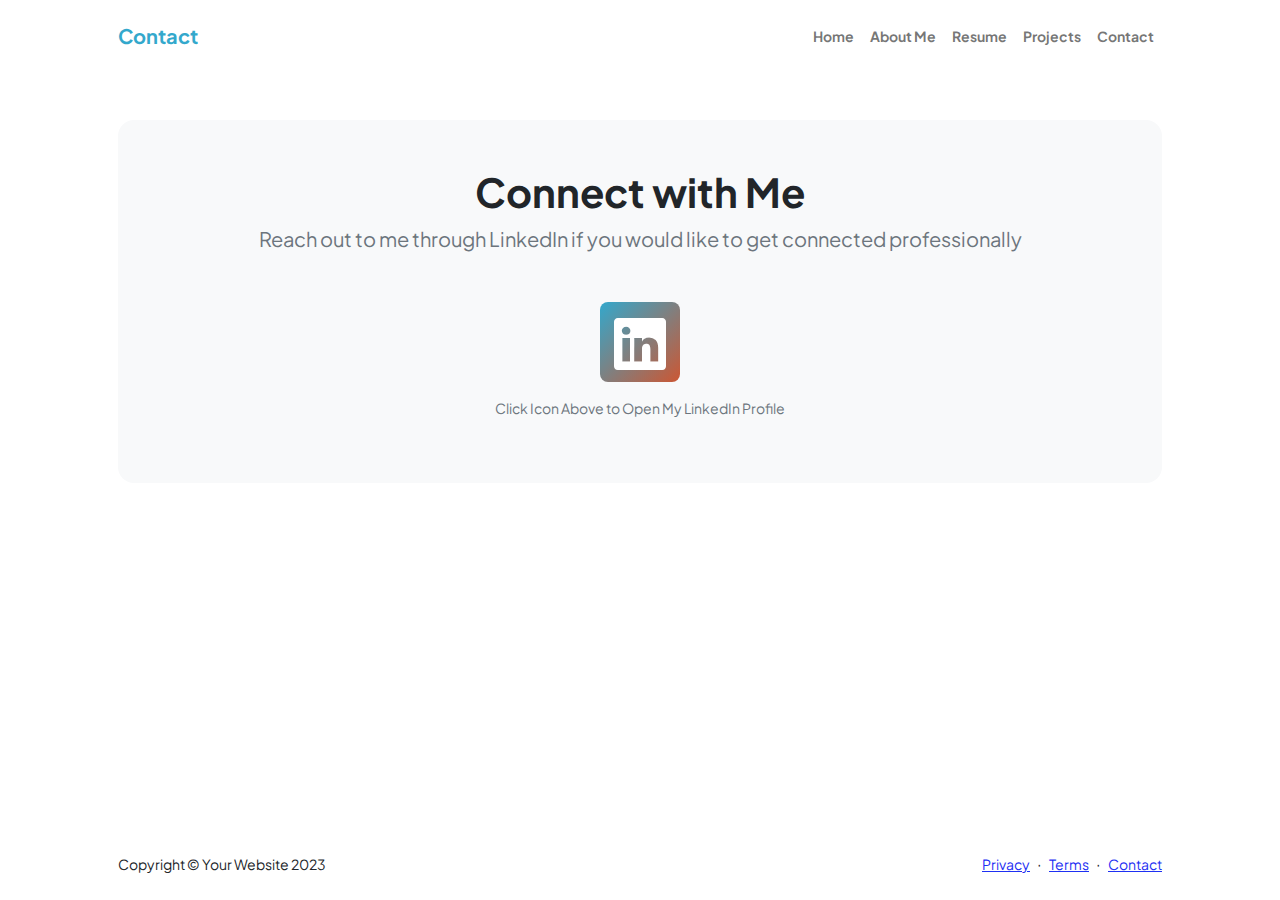
<file: contact.html>
<!DOCTYPE html>
<html lang="en">
    <head>
        <meta charset="utf-8" />
        <meta name="viewport" content="width=device-width, initial-scale=1, shrink-to-fit=no" />
        <meta name="description" content />
        <meta name="author" content />
        <title>Ryan Michon - Contact - Estimator</title>
        <!-- Favicon-->
        <link rel="icon" type="image/x-icon" href="assets/favicon.ico" />
        <!-- Custom Google font-->
        <link rel="preconnect" href="https://fonts.googleapis.com" />
        <link rel="preconnect" href="https://fonts.gstatic.com" crossorigin />
        <link href="https://fonts.googleapis.com/css2?family=Plus+Jakarta+Sans:wght@100;200;300;400;500;600;700;800;900&amp;display=swap" rel="stylesheet" />
        <!-- Bootstrap icons-->
        <link href="https://cdn.jsdelivr.net/npm/bootstrap-icons@1.8.1/font/bootstrap-icons.css" rel="stylesheet" />
        <!-- Core theme CSS (includes Bootstrap)-->
        <link href="css/styles.css" rel="stylesheet" />
    </head>
    <body class="d-flex flex-column">
        <main class="flex-shrink-0">
            <!-- Navigation-->
            <nav class="navbar navbar-expand-lg navbar-light bg-white py-3">
                <div class="container px-5">
                    <a class="navbar-brand" href="index.html"><span class="fw-bolder text-primary">Contact</span></a>
                    <button class="navbar-toggler" type="button" data-bs-toggle="collapse" data-bs-target="#navbarSupportedContent" aria-controls="navbarSupportedContent" aria-expanded="false" aria-label="Toggle navigation"><span class="navbar-toggler-icon"></span></button>
                    <div class="collapse navbar-collapse" id="navbarSupportedContent">
                        <ul class="navbar-nav ms-auto mb-2 mb-lg-0 small fw-bolder">
                            <li class="nav-item"><a class="nav-link" href="index.html">Home</a></li>
                            <li class="nav-item"><a class="nav-link" href="index.html#aboutme">About Me</a></li>
                            <li class="nav-item"><a class="nav-link" href="resume.html">Resume</a></li>
                            <li class="nav-item"><a class="nav-link" href="projects.html">Projects</a></li>
                            <li class="nav-item"><a class="nav-link" href="contact.html">Contact</a></li>
                        </ul>
                    </div>
                </div>
            </nav>
            <!-- Page content-->
            <section class="py-5">
                <div class="container px-5">
                    <!-- Contact form-->
                    <div class="bg-light rounded-4 py-5 px-4 px-md-5">
                        <div class="text-center mb-5">
                            <!-- <div class="feature bg-primary bg-gradient-primary-to-secondary text-white rounded-3 mb-3"><i class="bi bi-envelope"></i></div> -->
                            <h1 class="fw-bolder">Connect with Me</h1>
                            <p class="lead fw-normal text-muted mb-0">Reach out to me through LinkedIn if you would like to get connected professionally</p>
                        </div>
                        <div class="row gx-5 justify-content-center">
                            <div class="col-lg-8 col-xl-6">
                                
                                <div class="d-flex justify-content-center fs-2 gap-4" >
                                    <a class="featurebig bg-primary bg-gradient-primary-to-secondary text-white rounded-3 mb-3" target="_blank" href="https://www.linkedin.com/in/ryan-michon/"><i class="bi bi-linkedin" style="font-size: 3.25rem"> </i></a>
                                    <!-- <a  target="_blank" class="text-gradient" ><i class="bi bi-linkedin"></i></a> -->
                                </div>
                                <p class="clicklinkedin small text-muted ">Click Icon Above to Open My LinkedIn Profile</p>
                                <!-- * * * * * * * * * * * * * * *-->
                                <!-- * * SB Forms Contact Form * *-->
                                <!-- * * * * * * * * * * * * * * *-->
                                <!-- This form is pre-integrated with SB Forms.-->
                                <!-- To make this form functional, sign up at-->
                                <!-- https://startbootstrap.com/solution/contact-forms-->
                                <!-- to get an API token!-->
                                <!-- <form id="contactForm" data-sb-form-api-token="API_TOKEN"> -->
                                    <!-- Name input-->
                                    <!-- <div class="form-floating mb-3">
                                        <input class="form-control" id="name" type="text" placeholder="Enter your name..." data-sb-validations="required" />
                                        <label for="name">Full name</label>
                                        <div class="invalid-feedback" data-sb-feedback="name:required">A name is required.</div>
                                    </div> -->
                                    <!-- Email address input-->
                                    <!-- <div class="form-floating mb-3">
                                        <input class="form-control" id="email" type="email" placeholder="name@example.com" data-sb-validations="required,email" />
                                        <label for="email">Email address</label>
                                        <div class="invalid-feedback" data-sb-feedback="email:required">An email is required.</div>
                                        <div class="invalid-feedback" data-sb-feedback="email:email">Email is not valid.</div>
                                    </div> -->
                                    <!-- Phone number input-->
                                    <!-- <div class="form-floating mb-3">
                                        <input class="form-control" id="phone" type="tel" placeholder="(123) 456-7890" data-sb-validations="required" />
                                        <label for="phone">Phone number</label>
                                        <div class="invalid-feedback" data-sb-feedback="phone:required">A phone number is required.</div>
                                    </div> -->
                                    <!-- Message input-->
                                    <!-- <div class="form-floating mb-3">
                                        <textarea class="form-control" id="message" type="text" placeholder="Enter your message here..." style="height: 10rem" data-sb-validations="required"></textarea>
                                        <label for="message">Message</label>
                                        <div class="invalid-feedback" data-sb-feedback="message:required">A message is required.</div>
                                    </div> -->
                                    <!-- Submit success message-->
                                    <!---->
                                    <!-- This is what your users will see when the form-->
                                    <!-- has successfully submitted-->
                                    <!-- <div class="d-none" id="submitSuccessMessage">
                                        <div class="text-center mb-3">
                                            <div class="fw-bolder">Form submission successful!</div>
                                            To activate this form, sign up at
                                            <br />
                                            <a href="https://startbootstrap.com/solution/contact-forms">https://startbootstrap.com/solution/contact-forms</a>
                                        </div>
                                    </div> -->
                                    <!-- Submit error message-->
                                    <!---->
                                    <!-- This is what your users will see when there is-->
                                    <!-- an error submitting the form-->
                                    <!-- <div class="d-none" id="submitErrorMessage"><div class="text-center text-danger mb-3">Error sending message!</div></div> -->
                                    <!-- Submit Button-->
                                    <!-- <div class="d-grid"><button class="btn btn-primary btn-lg disabled" id="submitButton" type="submit">Submit</button></div>
                                </form> -->
                            </div>
                        </div>
                    </div>
                </div>
            </section>
        </main>
        <!-- Footer-->
        <footer class="bg-white py-4 mt-auto">
            <div class="container px-5">
                <div class="row align-items-center justify-content-between flex-column flex-sm-row">
                    <div class="col-auto"><div class="small m-0">Copyright &copy; Your Website 2023</div></div>
                    <div class="col-auto">
                        <a class="small" href="#!">Privacy</a>
                        <span class="mx-1">&middot;</span>
                        <a class="small" href="#!">Terms</a>
                        <span class="mx-1">&middot;</span>
                        <a class="small" href="#!">Contact</a>
                    </div>
                </div>
            </div>
        </footer>
        <!-- Bootstrap core JS-->
        <script src="https://cdn.jsdelivr.net/npm/bootstrap@5.2.3/dist/js/bootstrap.bundle.min.js"></script>
        <!-- Core theme JS-->
        <script src="js/scripts.js"></script>
        <!-- * * * * * * * * * * * * * * * * * * * * * * * * * * * * * * * * * * * * * * * *-->
        <!-- * *                               SB Forms JS                               * *-->
        <!-- * * Activate your form at https://startbootstrap.com/solution/contact-forms * *-->
        <!-- * * * * * * * * * * * * * * * * * * * * * * * * * * * * * * * * * * * * * * * *-->
        <script src="https://cdn.startbootstrap.com/sb-forms-latest.js"></script>
    </body>
</html>
</file>
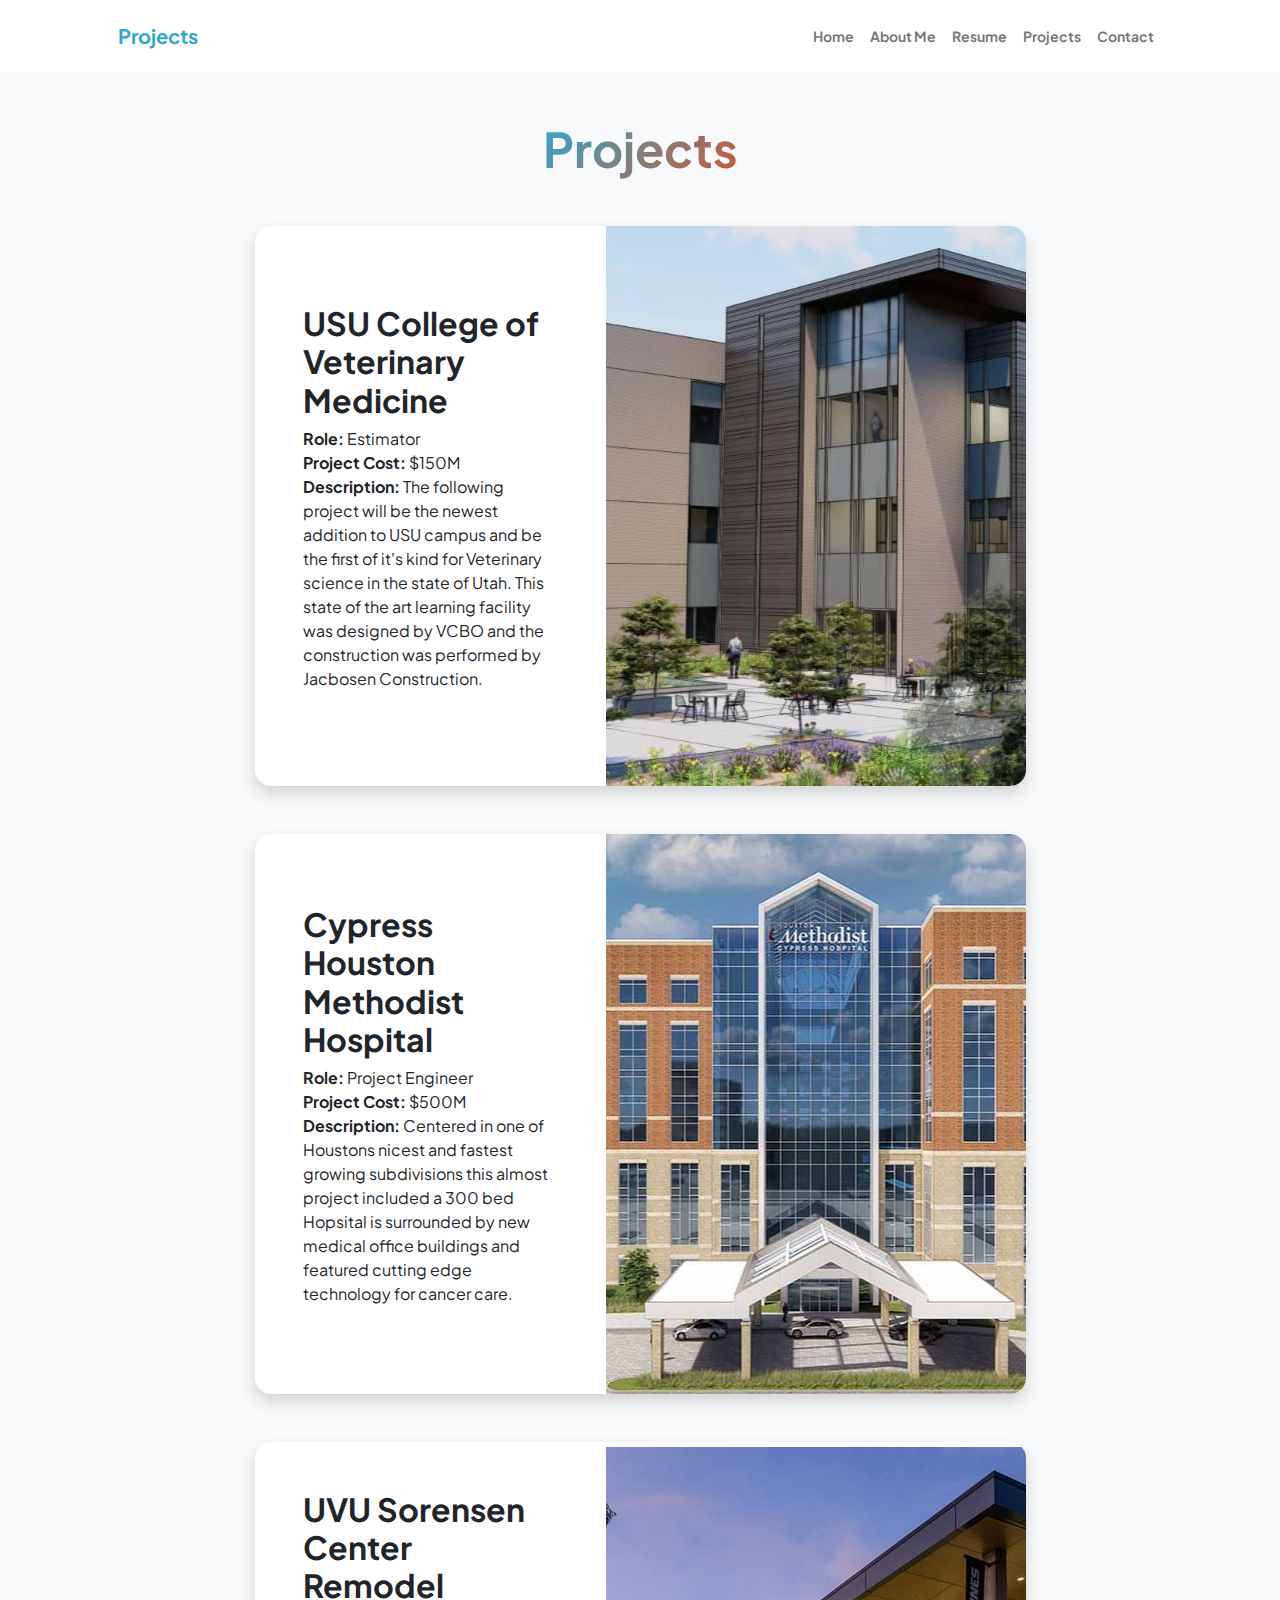
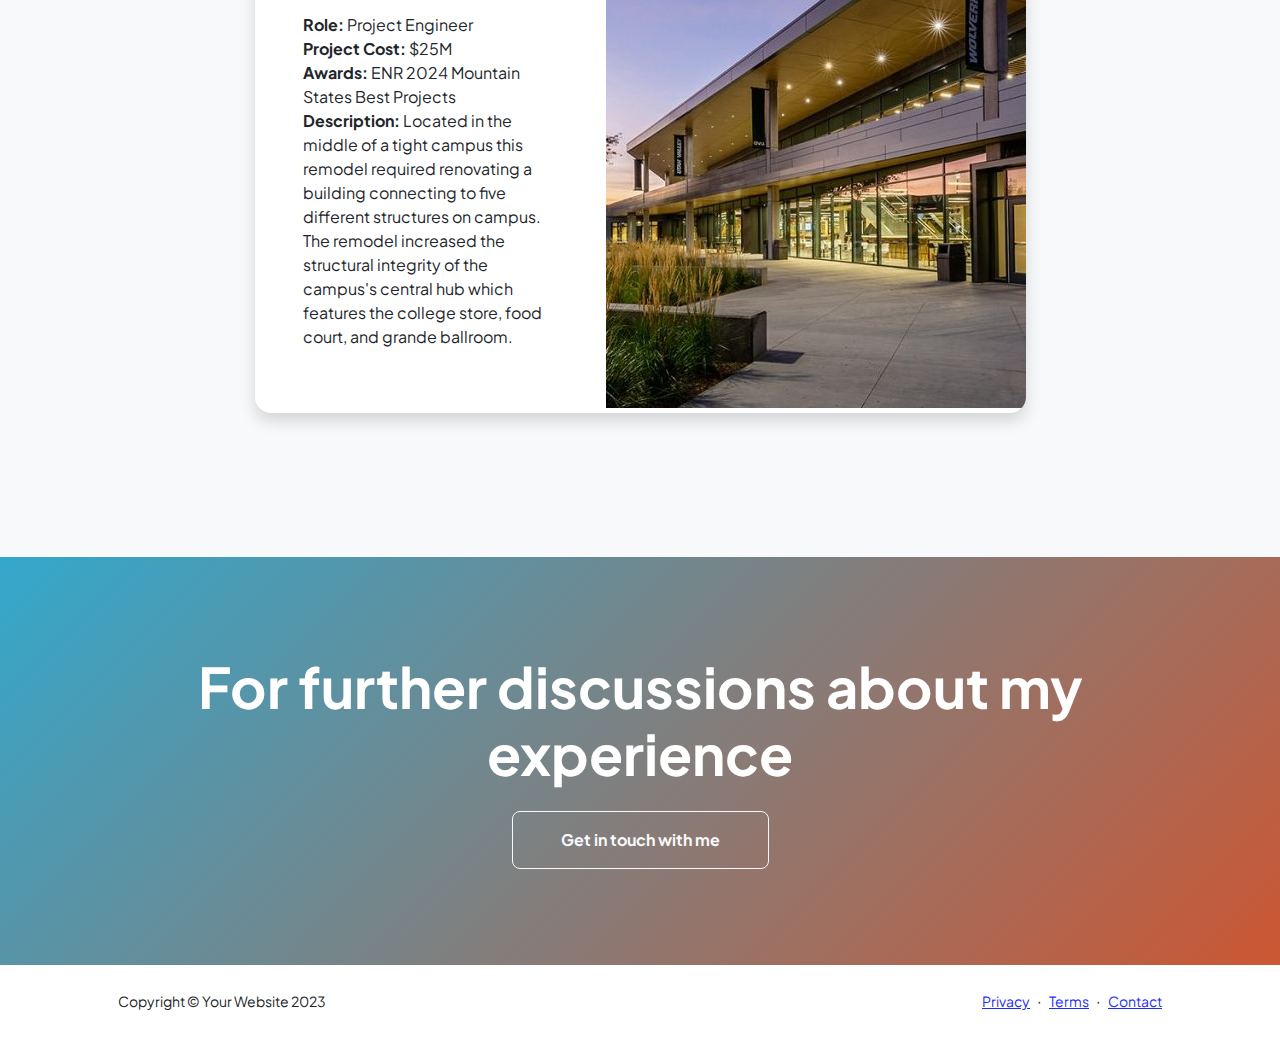
<file: projects.html>
<!DOCTYPE html>
<html lang="en">
    <head>
        <meta charset="utf-8" />
        <meta name="viewport" content="width=device-width, initial-scale=1, shrink-to-fit=no" />
        <meta name="description" content="" />
        <meta name="author" content="" />
        <title>Ryan Michon - Projects - Estimator</title>
        <!-- Favicon-->
        <link rel="icon" type="image/x-icon" href="assets/favicon.ico" />
        <!-- Custom Google font-->
        <link rel="preconnect" href="https://fonts.googleapis.com" />
        <link rel="preconnect" href="https://fonts.gstatic.com" crossorigin />
        <link href="https://fonts.googleapis.com/css2?family=Plus+Jakarta+Sans:wght@100;200;300;400;500;600;700;800;900&amp;display=swap" rel="stylesheet" />
        <!-- Bootstrap icons-->
        <link href="https://cdn.jsdelivr.net/npm/bootstrap-icons@1.8.1/font/bootstrap-icons.css" rel="stylesheet" />
        <!-- Core theme CSS (includes Bootstrap)-->
        <link href="css/styles.css" rel="stylesheet" />
    </head>
    <body class="d-flex flex-column h-100 bg-light">
        <main class="flex-shrink-0">
            <!-- Navigation-->
            <nav class="navbar navbar-expand-lg navbar-light bg-white py-3">
                <div class="container px-5">
                    <a class="navbar-brand" href="index.html"><span class="fw-bolder text-primary">Projects</span></a>
                    <button class="navbar-toggler" type="button" data-bs-toggle="collapse" data-bs-target="#navbarSupportedContent" aria-controls="navbarSupportedContent" aria-expanded="false" aria-label="Toggle navigation"><span class="navbar-toggler-icon"></span></button>
                    <div class="collapse navbar-collapse" id="navbarSupportedContent">
                        <ul class="navbar-nav ms-auto mb-2 mb-lg-0 small fw-bolder">
                            <li class="nav-item"><a class="nav-link" href="index.html">Home</a></li>
                            <li class="nav-item"><a class="nav-link" href="index.html#aboutme">About Me</a></li>
                            <li class="nav-item"><a class="nav-link" href="resume.html">Resume</a></li>
                            <li class="nav-item"><a class="nav-link" href="projects.html">Projects</a></li>
                            <li class="nav-item"><a class="nav-link" href="contact.html">Contact</a></li>
                        </ul>
                    </div>
                </div>
            </nav>
            <!-- Projects Section-->
            <section class="py-5">
                <div class="container px-5 mb-5">
                    <div class="text-center mb-5">
                        <h1 class="display-5 fw-bolder mb-0"><span class="text-gradient d-inline">Projects</span></h1>
                    </div>
                    <div class="row gx-5 justify-content-center">
                        <div class="col-lg-11 col-xl-9 col-xxl-8">
                            <!-- Project Card 1-->
                            <div class="card overflow-hidden shadow rounded-4 border-0 mb-5">
                                <div class="card-body p-0">
                                    <div class="d-flex align-items-center">
                                        <div class="p-5">
                                            <h2 class="fw-bolder">USU College of Veterinary Medicine</h2>
                                            <p><span class="card-bold">Role:</span> Estimator<br> <span class="card-bold">Project Cost:</span> $150M<br> <span class="card-bold">Description:</span> The following project will be the newest addition to USU campus and be the first of it's kind for Veterinary science in the state of Utah. This state of the art learning facility was designed by VCBO and the construction was performed by Jacbosen Construction.</p>
                                        </div>
                                        <img  class="img-fluid" src="assets/vet-med-building.jpg" alt="..." />
                                    </div>
                                </div>
                            </div>
                            <!-- Project Card 2-->
                            <div class="card overflow-hidden shadow rounded-4 border-0 mb-5">
                                <div class="card-body p-0">
                                    <div class="d-flex align-items-center">
                                        <div class="p-5">
                                            <h2 class="fw-bolder">Cypress Houston Methodist Hospital</h2>
                                            <p><span class="card-bold">Role:</span> Project Engineer<br> <span class="card-bold">Project Cost:</span> $500M<br> <span class="card-bold">Description:</span> Centered in one of Houstons nicest and fastest growing subdivisions this almost project included a 300 bed Hopsital is surrounded by new medical office buildings and featured cutting edge technology for cancer care.</p>                                     
                                        </div>
                                        <img class="img-fluid" src="assets/Cypress_Hospital_2.jpg" alt="..." />
                                    </div>
                                </div>
                            </div>
                            <!-- Project Card 3-->
                            <div class="card overflow-hidden shadow rounded-4 border-0 mb-5">
                                <div class="card-body p-0">
                                    <div class="d-flex align-items-center">
                                        <div class="p-5">
                                            <h2 class="fw-bolder">UVU Sorensen Center Remodel</h2>
                                            <p><span class="card-bold">Role:</span> Project Engineer<br> <span class="card-bold">Project Cost:</span> $25M<br> <span class="card-bold">Awards:</span> ENR 2024 Mountain States Best Projects<br> <span class="card-bold">Description:</span> Located in the middle of a tight campus this remodel required renovating a building connecting to five different structures on campus. The remodel increased the structural integrity of the campus's central hub which features the college store, food court, and grande ballroom.</p>
                                        </div>
                                        <img src="assets/UVU_Sorensen_2.1.jpg" class="img-fluid"  alt="..." />
                                    </div>
                                </div>
                            </div>
                        </div>
                    </div>
                </div>
            </section>
            <!-- Call to action section-->
            <section class="py-5 bg-gradient-primary-to-secondary text-white">
                <div class="container px-5 my-5">
                    <div class="text-center">
                        <h2 class="display-4 fw-bolder mb-4">For further discussions about my experience</h2>
                        <a class="btn btn-outline-light btn-lg px-5 py-3 fs-6 fw-bolder" href="contact.html">Get in touch with me</a>
                    </div>
                </div>
            </section>
        </main>
        <!-- Footer-->
        <footer class="bg-white py-4 mt-auto">
            <div class="container px-5">
                <div class="row align-items-center justify-content-between flex-column flex-sm-row">
                    <div class="col-auto"><div class="small m-0">Copyright &copy; Your Website 2023</div></div>
                    <div class="col-auto">
                        <a class="small" href="#!">Privacy</a>
                        <span class="mx-1">&middot;</span>
                        <a class="small" href="#!">Terms</a>
                        <span class="mx-1">&middot;</span>
                        <a class="small" href="#!">Contact</a>
                    </div>
                </div>
            </div>
        </footer>
        <!-- Bootstrap core JS-->
        <script src="https://cdn.jsdelivr.net/npm/bootstrap@5.2.3/dist/js/bootstrap.bundle.min.js"></script>
        <!-- Core theme JS-->
        <script src="js/scripts.js"></script>
    </body>
</html>
</file>
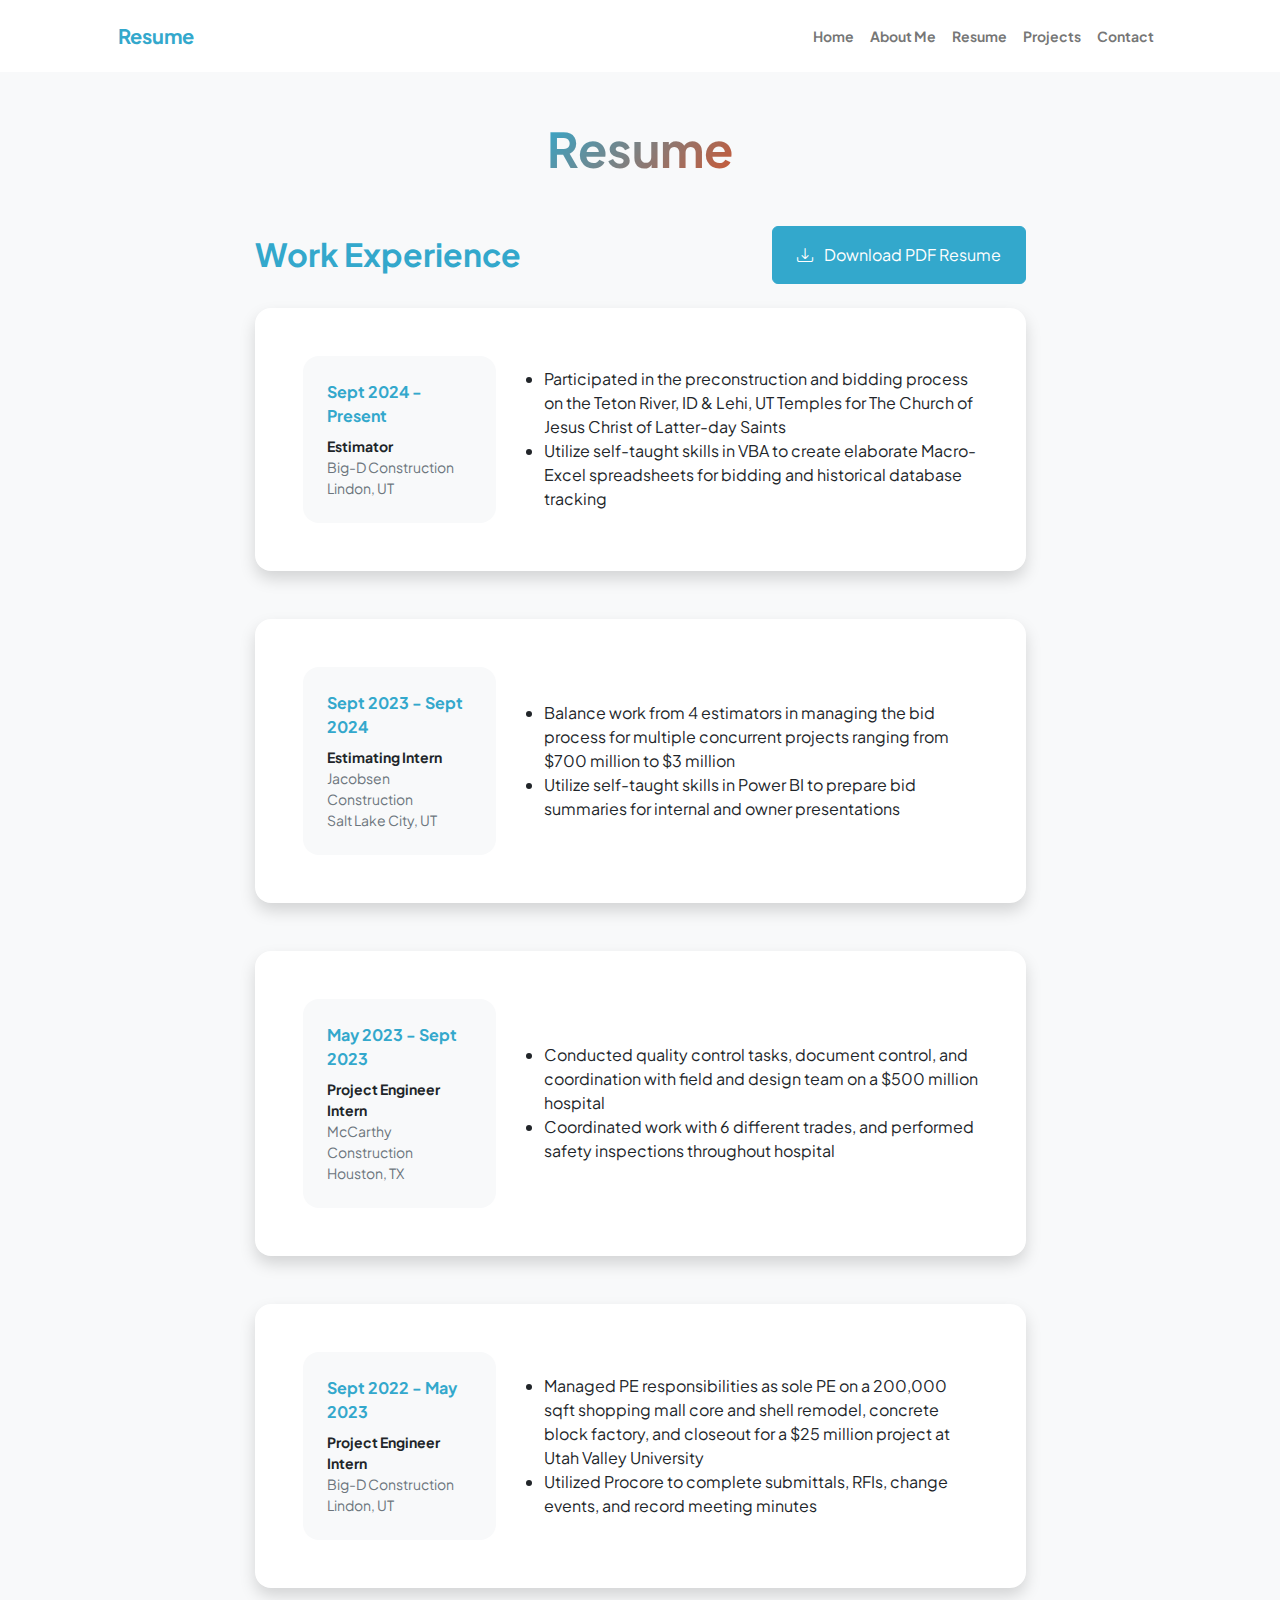
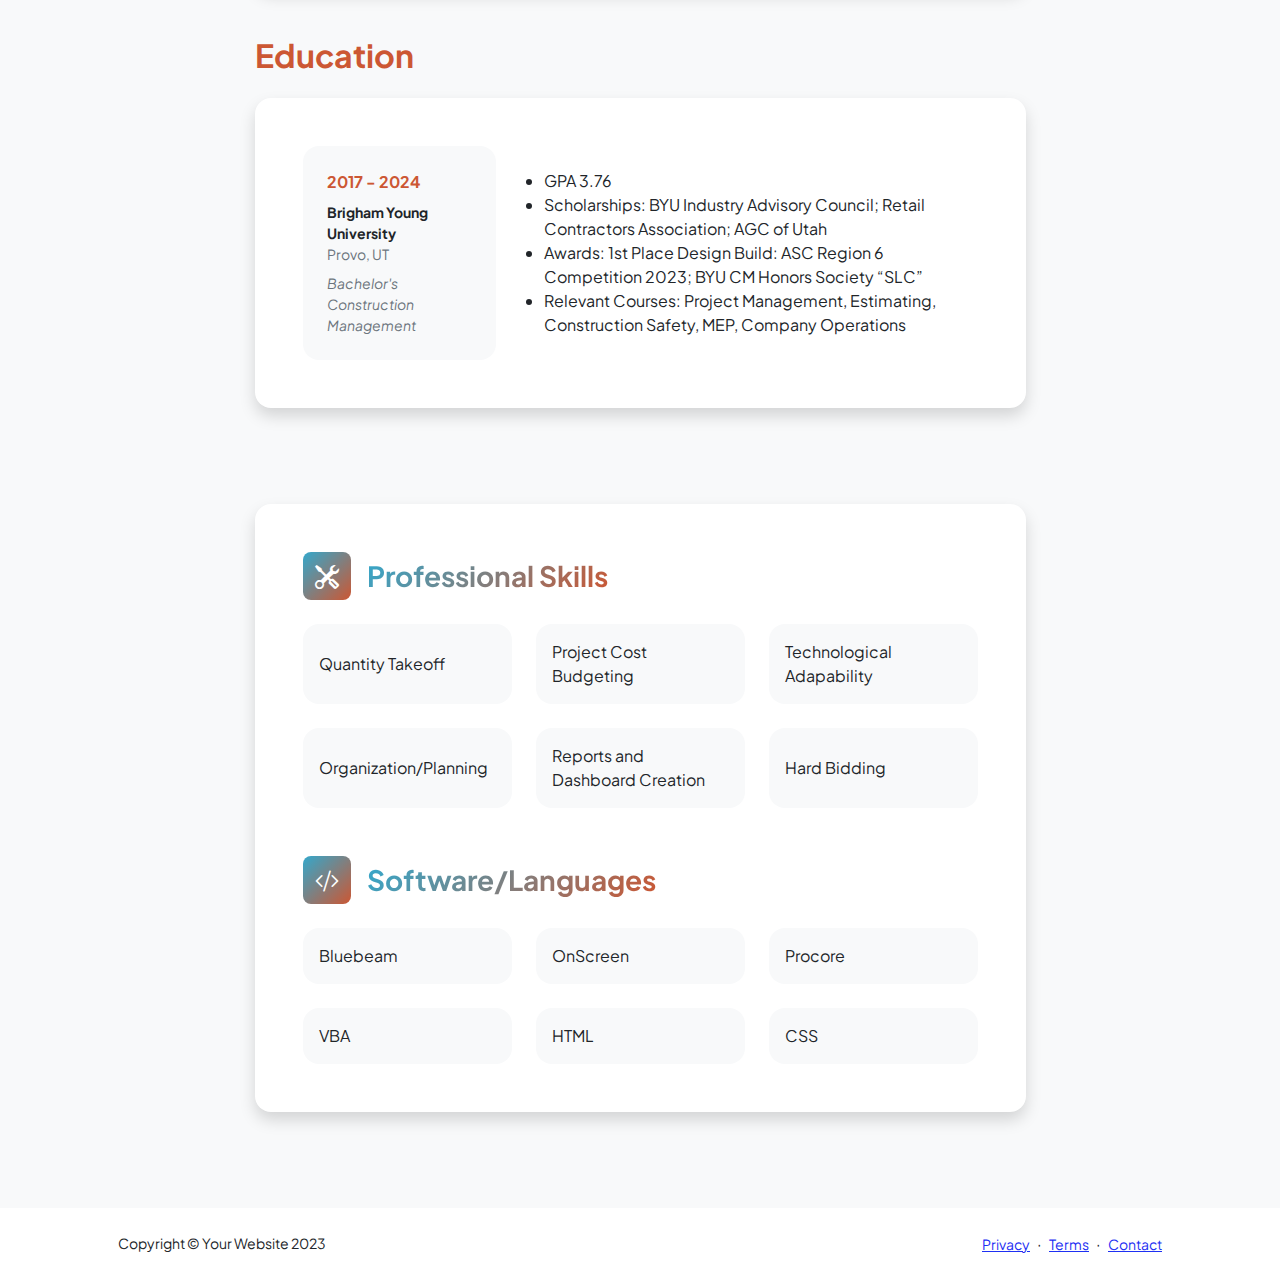
<file: resume.html>
<!DOCTYPE html>
<html lang="en">
    <head>
        <meta charset="utf-8" />
        <meta name="viewport" content="width=device-width, initial-scale=1, shrink-to-fit=no" />
        <meta name="description" content="" />
        <meta name="author" content="" />
        <title>Ryan Michon - Resume - Estimator</title>
        <!-- Favicon-->
        <link rel="icon" type="image/x-icon" href="assets/favicon.ico" />
        <!-- Custom Google font-->
        <link rel="preconnect" href="https://fonts.googleapis.com" />
        <link rel="preconnect" href="https://fonts.gstatic.com" crossorigin />
        <link href="https://fonts.googleapis.com/css2?family=Plus+Jakarta+Sans:wght@100;200;300;400;500;600;700;800;900&amp;display=swap" rel="stylesheet" />
        <!-- Bootstrap icons-->
        <link href="https://cdn.jsdelivr.net/npm/bootstrap-icons@1.8.1/font/bootstrap-icons.css" rel="stylesheet" />
        <!-- Core theme CSS (includes Bootstrap)-->
        <link href="css/styles.css" rel="stylesheet" />
    </head>
    <body class="d-flex flex-column h-100 bg-light">
        <main class="flex-shrink-0">
            <!-- Navigation-->
            <nav class="navbar navbar-expand-lg navbar-light bg-white py-3">
                <div class="container px-5">
                    <a class="navbar-brand" href="index.html"><span class="fw-bolder text-primary">Resume</span></a>
                    <button class="navbar-toggler" type="button" data-bs-toggle="collapse" data-bs-target="#navbarSupportedContent" aria-controls="navbarSupportedContent" aria-expanded="false" aria-label="Toggle navigation"><span class="navbar-toggler-icon"></span></button>
                    <div class="collapse navbar-collapse" id="navbarSupportedContent">
                        <ul class="navbar-nav ms-auto mb-2 mb-lg-0 small fw-bolder">
                            <li class="nav-item"><a class="nav-link" href="index.html">Home</a></li>
                            <li class="nav-item"><a class="nav-link" href="index.html#aboutme">About Me</a></li>
                            <li class="nav-item"><a class="nav-link" href="resume.html">Resume</a></li>
                            <li class="nav-item"><a class="nav-link" href="projects.html">Projects</a></li>
                            <li class="nav-item"><a class="nav-link" href="contact.html">Contact</a></li>
                        </ul>
                    </div>
                </div>
            </nav>
            <!-- Page Content-->
            <div class="container px-5 my-5">
                <div class="text-center mb-5">
                    <h1 class="display-5 fw-bolder mb-0"><span class="text-gradient d-inline">Resume</span></h1>
                </div>
                <div class="row gx-5 justify-content-center">
                    <div class="col-lg-11 col-xl-9 col-xxl-8">
                        <!-- Experience Section-->
                        <section>
                            <div class="d-flex align-items-center justify-content-between mb-4">
                                <h2 class="text-primary fw-bolder mb-0">Work Experience</h2>
                                <!-- Download resume button-->
                                <!-- Note: Set the link href target to a PDF file within your project-->
                                <a href="assets/Current-Resume-Ryan-Michon.pdf" target="_blank" class="btn btn-primary px-4 py-3">
                                    <div class="d-inline-block bi bi-download me-2"></div>
                                    Download PDF Resume
                                </a>
                            </div>
                            <!-- Experience Card 1-->
                            <div class="card shadow border-0 rounded-4 mb-5">
                                <div class="card-body p-5">
                                    <div class="row align-items-center gx-5">
                                        <div class="col text-center text-lg-start mb-4 mb-lg-0">
                                            <div class="bg-light p-4 rounded-4">
                                                <div class="text-primary fw-bolder mb-2">Sept 2024 - Present</div>
                                                <div class="small fw-bolder">Estimator</div>
                                                <div class="small text-muted">Big-D Construction</div>
                                                <div class="small text-muted">Lindon, UT</div>
                                            </div>
                                        </div>
                                        <div class="col-lg-8">
                                            <div>
                                                <li>Participated in the preconstruction and bidding process on the Teton River, ID & Lehi, UT Temples for The Church of Jesus Christ of Latter-day Saints</li> 
                                                <li>Utilize self-taught skills in VBA to create elaborate Macro-Excel spreadsheets for bidding and historical database tracking</li>
                                            </div>
                                        </div>
                                    </div>
                                </div>
                            </div>
                            <!-- Experience Card 2-->
                            <div class="card shadow border-0 rounded-4 mb-5">
                                <div class="card-body p-5">
                                    <div class="row align-items-center gx-5">
                                        <div class="col text-center text-lg-start mb-4 mb-lg-0">
                                            <div class="bg-light p-4 rounded-4">
                                                <div class="text-primary fw-bolder mb-2">Sept 2023 - Sept 2024</div>
                                                <div class="small fw-bolder">Estimating Intern</div>
                                                <div class="small text-muted">Jacobsen Construction</div>
                                                <div class="small text-muted">Salt Lake City, UT</div>
                                            </div>
                                        </div>
                                        <div class="col-lg-8">
                                            <div>
                                                <li>Balance work from 4 estimators in managing the bid process for multiple concurrent projects ranging from $700 million to $3 million </li> 
                                                <li>Utilize self-taught skills in Power BI to prepare bid summaries for internal and owner presentations </li>
                                            </div>
                                        </div>
                                    </div>
                                </div>
                            </div>
                            <!-- Experience Card 3-->
                            <div class="card shadow border-0 rounded-4 mb-5">
                                <div class="card-body p-5">
                                    <div class="row align-items-center gx-5">
                                        <div class="col text-center text-lg-start mb-4 mb-lg-0">
                                            <div class="bg-light p-4 rounded-4">
                                                <div class="text-primary fw-bolder mb-2">May 2023 - Sept 2023</div>
                                                <div class="small fw-bolder">Project Engineer Intern</div>
                                                <div class="small text-muted">McCarthy Construction</div>
                                                <div class="small text-muted">Houston, TX</div>
                                            </div>
                                        </div>
                                        <div class="col-lg-8">
                                            <div>
                                                <li>Conducted quality control tasks, document control, and coordination with field and design team on a $500 million hospital </li> 
                                                <li>Coordinated work with 6 different trades, and performed safety inspections throughout hospital</li>
                                            </div>
                                        </div>
                                    </div>
                                </div>
                            </div>
                            <!-- Experience Card 4-->
                            <div class="card shadow border-0 rounded-4 mb-5">
                                <div class="card-body p-5">
                                    <div class="row align-items-center gx-5">
                                        <div class="col text-center text-lg-start mb-4 mb-lg-0">
                                            <div class="bg-light p-4 rounded-4">
                                                <div class="text-primary fw-bolder mb-2">Sept 2022 - May 2023</div>
                                                <div class="small fw-bolder">Project Engineer Intern</div>
                                                <div class="small text-muted">Big-D Construction</div>
                                                <div class="small text-muted">Lindon, UT</div>
                                            </div>
                                        </div>
                                        <div class="col-lg-8">
                                            <div>
                                                <li>Managed PE responsibilities as sole PE on a 200,000 sqft shopping mall core and shell remodel, concrete block factory, and closeout for a $25 million project at Utah Valley University  </li> 
                                                <li>Utilized Procore to complete submittals, RFIs, change events, and record meeting minutes</li>
                                            </div>
                                        </div>
                                    </div>
                                </div>
                            </div>
                        </section>
                        <!-- Education Section-->
                        <section>
                            <h2 class="text-secondary fw-bolder mb-4">Education</h2>
                            <!-- Education Card 1-->
                            <div class="card shadow border-0 rounded-4 mb-5">
                                <div class="card-body p-5">
                                    <div class="row align-items-center gx-5">
                                        <div class="col text-center text-lg-start mb-4 mb-lg-0">
                                            <div class="bg-light p-4 rounded-4">
                                                <div class="text-secondary fw-bolder mb-2">2017 - 2024</div>
                                                <div class="mb-2">
                                                    <div class="small fw-bolder">Brigham Young University</div>
                                                    <div class="small text-muted">Provo, UT</div>
                                                </div>
                                                <div class="fst-italic">
                                                    <div class="small text-muted">Bachelor's</div>
                                                    <div class="small text-muted">Construction Management</div>
                                                </div>
                                            </div>
                                        </div>
                                        <div class="col-lg-8">
                                            <div>
                                                <li>GPA 3.76 </li>
                                                <li>Scholarships: BYU Industry Advisory Council; Retail Contractors Association; AGC of Utah</li>  
                                                <li>Awards: 1st Place Design Build: ASC Region 6 Competition 2023; BYU CM Honors Society “SLC”</li>
                                                <li>Relevant Courses: Project Management, Estimating, Construction Safety, MEP, Company Operations</li> 
                                            </div>
                                        </div>
                                    </div>
                                </div>
                            </div>
                            <!-- Education Card 2
                            <div class="card shadow border-0 rounded-4 mb-5">
                                <div class="card-body p-5">
                                    <div class="row align-items-center gx-5">
                                        <div class="col text-center text-lg-start mb-4 mb-lg-0">
                                            <div class="bg-light p-4 rounded-4">
                                                <div class="text-secondary fw-bolder mb-2">2011 - 2015</div>
                                                <div class="mb-2">
                                                    <div class="small fw-bolder">ULA</div>
                                                    <div class="small text-muted">Los Angeles, CA</div>
                                                </div>
                                                <div class="fst-italic">
                                                    <div class="small text-muted">Undergraduate</div>
                                                    <div class="small text-muted">Computer Science</div>
                                                </div>
                                            </div>
                                        </div>
                                        <div class="col-lg-8"><div>Lorem ipsum dolor sit amet consectetur adipisicing elit. Delectus laudantium, voluptatem quis repellendus eaque sit animi illo ipsam amet officiis corporis sed aliquam non voluptate corrupti excepturi maxime porro fuga.</div></div>
                                    </div>
                                </div>
                            </div> -->
                        </section>
                        <!-- Divider-->
                        <div class="pb-5"></div>
                        <!-- Skills Section-->
                        <section>
                            <!-- Skillset Card-->
                            <div class="card shadow border-0 rounded-4 mb-5">
                                <div class="card-body p-5">
                                    <!-- Professional skills list-->
                                    <div class="mb-5">
                                        <div class="d-flex align-items-center mb-4">
                                            <div class="feature bg-primary bg-gradient-primary-to-secondary text-white rounded-3 me-3"><i class="bi bi-tools"></i></div>
                                            <h3 class="fw-bolder mb-0"><span class="text-gradient d-inline">Professional Skills</span></h3>
                                        </div>
                                        <div class="row row-cols-1 row-cols-md-3 mb-4">
                                            <div class="col mb-4 mb-md-0"><div class="d-flex align-items-center bg-light rounded-4 p-3 h-100">Quantity Takeoff</div></div>
                                            <div class="col mb-4 mb-md-0"><div class="d-flex align-items-center bg-light rounded-4 p-3 h-100">Project Cost Budgeting</div></div>
                                            <div class="col"><div class="d-flex align-items-center bg-light rounded-4 p-3 h-100">Technological Adapability</div></div>
                                        </div>
                                        <div class="row row-cols-1 row-cols-md-3">
                                            <div class="col mb-4 mb-md-0"><div class="d-flex align-items-center bg-light rounded-4 p-3 h-100">Organization/Planning</div></div>
                                            <div class="col mb-4 mb-md-0"><div class="d-flex align-items-center bg-light rounded-4 p-3 h-100">Reports and Dashboard Creation</div></div>
                                            <div class="col"><div class="d-flex align-items-center bg-light rounded-4 p-3 h-100">Hard Bidding</div></div>
                                        </div>
                                    </div>
                                    <!-- Languages list-->
                                    <div class="mb-0">
                                        <div class="d-flex align-items-center mb-4">
                                            <div class="feature bg-primary bg-gradient-primary-to-secondary text-white rounded-3 me-3"><i class="bi bi-code-slash"></i></div>
                                            <h3 class="fw-bolder mb-0"><span class="text-gradient d-inline">Software/Languages</span></h3>
                                        </div>
                                        <div class="row row-cols-1 row-cols-md-3 mb-4">
                                            <div class="col mb-4 mb-md-0"><div class="d-flex align-items-center bg-light rounded-4 p-3 h-100">Bluebeam</div></div>
                                            <div class="col mb-4 mb-md-0"><div class="d-flex align-items-center bg-light rounded-4 p-3 h-100">OnScreen</div></div>
                                            <div class="col"><div class="d-flex align-items-center bg-light rounded-4 p-3 h-100">Procore</div></div>
                                        </div>
                                        <div class="row row-cols-1 row-cols-md-3">
                                            <div class="col mb-4 mb-md-0"><div class="d-flex align-items-center bg-light rounded-4 p-3 h-100">VBA</div></div>
                                            <div class="col mb-4 mb-md-0"><div class="d-flex align-items-center bg-light rounded-4 p-3 h-100">HTML</div></div>
                                            <div class="col"><div class="d-flex align-items-center bg-light rounded-4 p-3 h-100">CSS</div></div>
                                        </div>
                                    </div>
                                </div>
                            </div>
                        </section>
                    </div>
                </div>
            </div>
        </main>
        <!-- Footer-->
        <footer class="bg-white py-4 mt-auto">
            <div class="container px-5">
                <div class="row align-items-center justify-content-between flex-column flex-sm-row">
                    <div class="col-auto"><div class="small m-0">Copyright &copy; Your Website 2023</div></div>
                    <div class="col-auto">
                        <a class="small" href="#!">Privacy</a>
                        <span class="mx-1">&middot;</span>
                        <a class="small" href="#!">Terms</a>
                        <span class="mx-1">&middot;</span>
                        <a class="small" href="#!">Contact</a>
                    </div>
                </div>
            </div>
        </footer>
        <!-- Bootstrap core JS-->
        <script src="https://cdn.jsdelivr.net/npm/bootstrap@5.2.3/dist/js/bootstrap.bundle.min.js"></script>
        <!-- Core theme JS-->
        <script src="js/scripts.js"></script>
    </body>
</html>
</file>
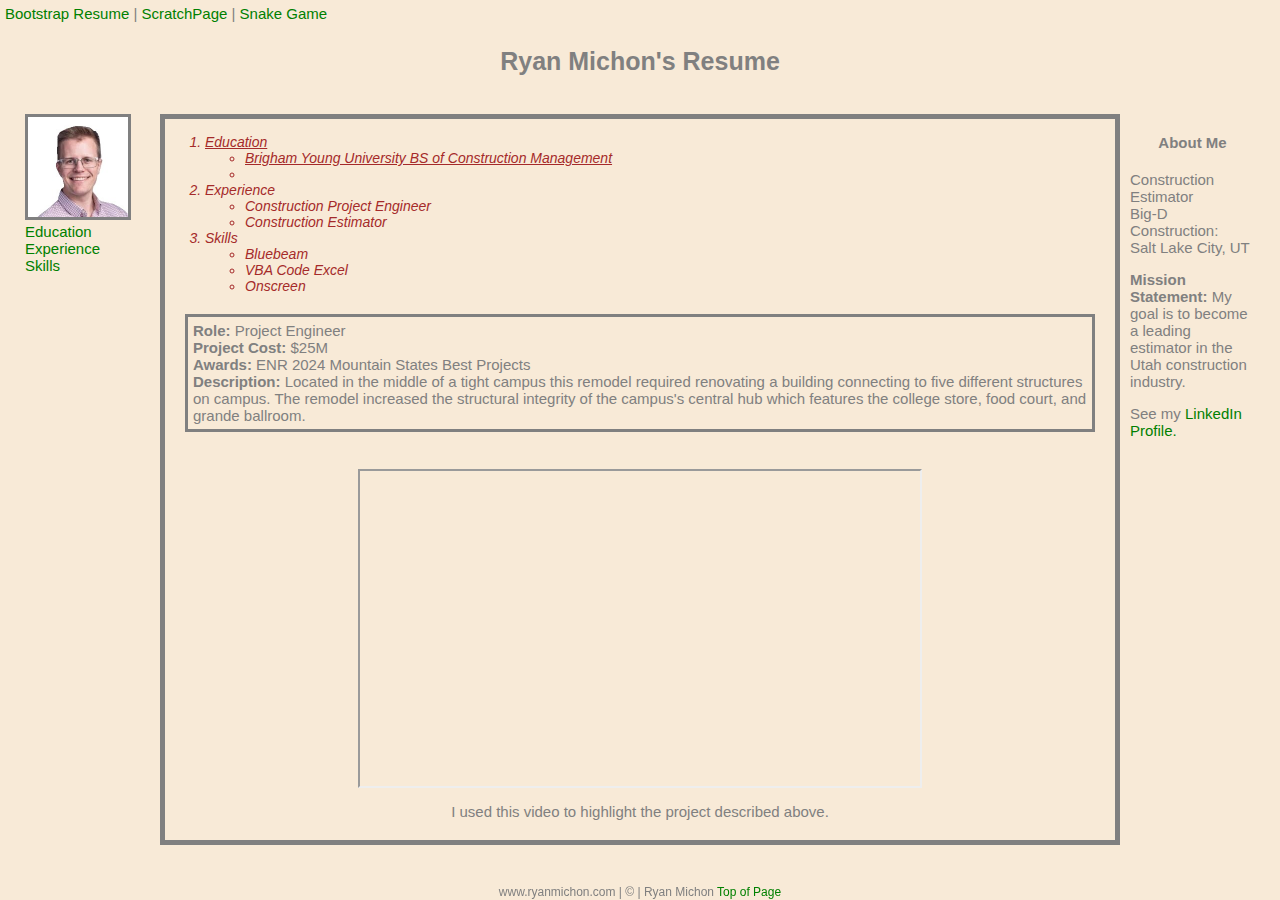
<file: scratchpage.html>
<!-- Ryan Michon IS 201 Section
-->
<!DOCTYPE html>
<html lang="en">
<head>
    <meta charset="UTF-8">
    <meta name="viewport" content="width=device-width, initial-scale=1.0">
    <title>Scratch Page IS201 Resume</title>
    <!-- you need to use this for style linking. -->
    <link rel="stylesheet" href="css/scratchstyles.css">
    <link rel="stylesheet" href="css/scratchlayoutstyles.css">
</head>
<body id="top" class="homebg">
    <!-- This is used for styling the shapes and locations -->  
    <!-- These above are hyperlinks to the different areas of the resume-->
    <div class="common header">
            <span class="headerfloat"> 
                <a href="index.html"> Bootstrap Resume</a> |
                <a href="#">ScratchPage</a> |
                <a href="snakegame.html">Snake Game</a>
            </span> <br>
            <p class="headercenter">Ryan Michon's Resume</p>
    </div>
    <div class="common leftmenu">    
        <!--To get back to a level in folder you use "../" then you search the folder it needs to go to. 
        To get out of multiple layers of folders you add ".//" for each layer of folders to back out of.-->
        <img src="assets/Ryan_Michon_Headshot.jpg" height="100" alt="Ryan Michon Professional Headshot" class="box1">
        <a href="#edu">Education</a> <br>
        <a href="#exp">Experience</a> <br>
        <a href="#ski">Skills</a> <br>
        
    </div>
    <div class="common mainbody">
        <ol>
            <!--Class= lets you apply custom types you have created in your css area.-->
            <li id="edu" class="underline resumelist">Education
                <ul>
                    <li>Brigham Young University BS of Construction Management</li>
                    <li></li>
                </ul>
            </li>
            <li id="exp">Experience
                <ul>
                    <li>Construction Project Engineer</li>
                    <li>Construction Estimator</li>
                </ul>
            </li>
            <li id="ski">Skills
                <ul>
                    <li>Bluebeam</li>
                    <li>VBA Code Excel</li>
                    <li>Onscreen</li>
                </ul>
            </li>
        </ol>
        <p class="box1 box2 box3"> <span class="projecttitle">Role:</span> Project Engineer<br> 
            <span class="projecttitle">Project Cost:</span> $25M<br> 
            <span class="projecttitle">Awards:
            </span> ENR 2024 Mountain States Best Projects<br> 
            <span class="projecttitle">Description:
            </span> Located in the middle of a tight campus this remodel required renovating a building connecting to five different structures on campus. The remodel increased the structural integrity of the campus's central hub which features the college store, food court, and grande ballroom.
        </p> <br>
        <span ><iframe 
            style="display: block; margin: auto; margin-bottom: 5px;" width="560" height="315" src="https://www.youtube.com/embed/aOyaMGzCD80?si=0TFsnEpqc_XsXPY0" 
            title="YouTube video player"
            allow="accelerometer; autoplay; clipboard-write; encrypted-media; gyroscope; picture-in-picture; web-share" 
            referrerpolicy="strict-origin-when-cross-origin" allowfullscreen> 
        </iframe></span>
        <p class="center" style="margin-bottom: 20px">I used this video to highlight the project described above.</p>
        <div 
            class='tableauPlaceholder' id='viz1733981373436' style='position: relative'><noscript><a href='#'><img alt='Profit Ratio by Geography ' 
            src='https:&#47;&#47;public.tableau.com&#47;static&#47;images&#47;9K&#47;9KFC6S8ZP&#47;1_rss.png' 
            style='border: none' /></a></noscript>
            <object class='tableauViz'  style='display:none;'>
                <param name='host_url' value='https%3A%2F%2Fpublic.tableau.com%2F' /> 
                <param name='embed_code_version' value='3'/> 
                <param name='path' value='shared&#47;9KFC6S8ZP'/> 
                <param name='toolbar' value='yes'/>
                <param name='static_image' value='https:&#47;&#47;public.tableau.com&#47;static&#47;images&#47;9K&#47;9KFC6S8ZP&#47;1.png' /> 
                <param name='animate_transition' value='yes'/>
                <param name='display_static_image' value='yes'/>
                <param name='display_spinner' value='yes'/>
                <param name='display_overlay' value='yes'/>
                <param name='display_count' value='yes'/>
                <param name='language' value='en-US'/>
                <param name='filter' value='publish=yes'/>
            </object>
        </div>                
        <script type='text/javascript'>                    
            var divElement = document.getElementById('viz1733981373436');                    
            var vizElement = divElement.getElementsByTagName('object')[0];                    
            vizElement.style.width='100%';vizElement.style.height=(divElement.offsetWidth*0.75)+'px';                    
            var scriptElement = document.createElement('script');                    
            scriptElement.src = 'https://public.tableau.com/javascripts/api/viz_v1.js';                    
            vizElement.parentNode.insertBefore(scriptElement, vizElement);                
        </script>
    </div>
    <div class="common rightmenu">
        <h4 class="justify">About Me</h4>
        <!--The span isolates text so you can adjust it.-->
        <span class="resumelist">Construction Estimator</span> <br> Big-D Construction:<br> Salt Lake City, UT<br>
        <p><span class="projecttitle">Mission Statement:</span> My goal is to become a leading estimator in the Utah construction industry.</p>
        <p>
            See my <a href="https://www.linkedin.com/in/ryan-michon" target="_blank" title="LinkedIn Page on Ryan Michon">LinkedIn Profile.</a> 
        </p>
    </div>
    <p>&nbsp;</p>
    <p>&nbsp;</p>
    <p>&nbsp;</p>
    <p>&nbsp;</p>
    <p>&nbsp;</p>
    <p>&nbsp;</p>
    <p>&nbsp;</p>
    <p>&nbsp;</p>
    <p>&nbsp;</p>
    <p>&nbsp;</p>
    <p>&nbsp;</p>
    <p>&nbsp;</p>
    <p>&nbsp;</p>
    <p>&nbsp;</p>
    <p>&nbsp;</p>
    <p>&nbsp;</p>
    <p>&nbsp;</p>
    <p>&nbsp;</p>
    <p>&nbsp;</p>
    <p>&nbsp;</p>
    <p>&nbsp;</p>
    <p>&nbsp;</p>
    <p>&nbsp;</p>
    <p>&nbsp;</p>
    <p>&nbsp;</p>
    <p>&nbsp;</p>
    
    <div class="common footer">
        www.ryanmichon.com | &copy; | Ryan Michon
        <a href="#top">Top of Page</a>
    </div>

</body>
</html>
</file>
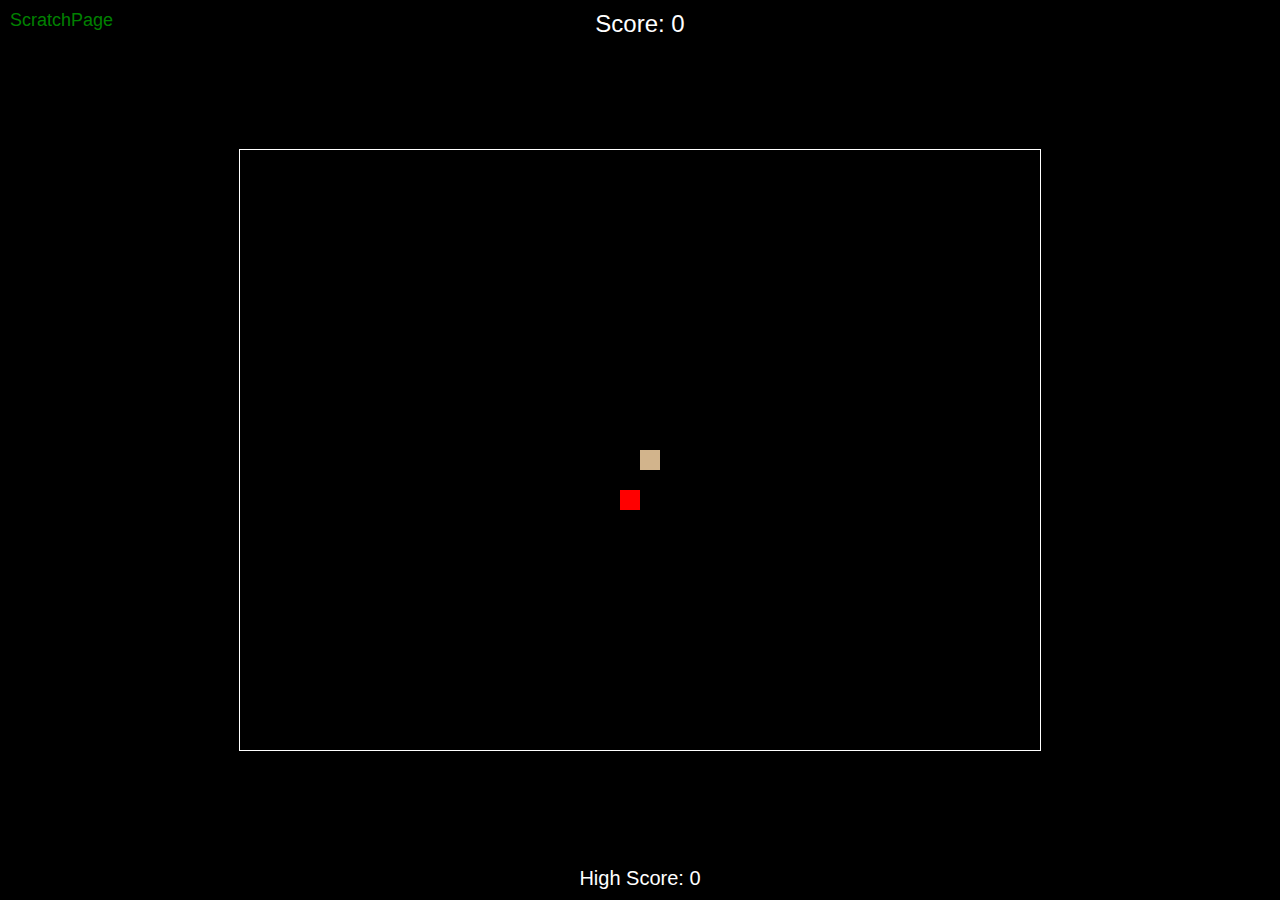
<file: snakegame.html>
<!DOCTYPE html>
<html lang="en">
<head>
    <meta charset="UTF-8">
    <meta name="viewport" content="width=device-width, initial-scale=1.0">
    <title>Snake Game</title>
    <link rel="stylesheet" href="css/scratchstyles.css">
    <link rel="stylesheet" href="css/scratchlayoutstyles.css">
    <style>
        body {
            margin: 0;
            display: flex;
            justify-content: center;
            align-items: center;
            background-color: black;
            height: 100vh;
        }
        canvas {
            border: 1px solid white;
        }
        #score {
            position: absolute;
            top: 10px;
            width: 10%;
            text-align: center;
            color: white;
            font-size: 24px;
            font-family: Arial, sans-serif;
        }
        #highScore {
            position: absolute;
            bottom: 10px;
            width: 100%;
            text-align: center;
            color: white;
            font-size: 20px;
            font-family: Arial, sans-serif;
        }
        .headersnake {
            position: absolute;
            top: 10px;
            left: 10px;
            right: 10px;
            width: 10%;
            color: green;
            font-size: 18px;
            font-family: Arial, sans-serif;
            text-decoration: none;
        }    
    </style>
</head>
<body>
    <div class="headersnake">
        <a href="scratchpage.html">ScratchPage</a>
    </div>
    <div id="score">Score: 0</div>
    <div id="highScore">High Score: 0</div>
    <canvas id="gameCanvas" width="800" height="600"></canvas>
    <script>
        const canvas = document.getElementById("gameCanvas");
        const ctx = canvas.getContext("2d");
        const scoreDisplay = document.getElementById("score");
        const highScoreDisplay = document.getElementById("highScore");

        const blockSize = 20;
        const width = canvas.width;
        const height = canvas.height;

        let snake = [{ x: width / 2, y: height / 2 }];
        let food = {
            x: Math.floor(Math.random() * (width / blockSize)) * blockSize,
            y: Math.floor(Math.random() * (height / blockSize)) * blockSize
        };
        let direction = { x: 0, y: 0 };
        let newDirection = { x: 0, y: 0 };
        let gameOver = false;
        let score = 0;
        let highScore = 0;

        function drawSnake() {
            ctx.fillStyle = "tan";
            snake.forEach(segment => {
                ctx.fillRect(segment.x, segment.y, blockSize, blockSize);
            });
        }

        function drawFood() {
            ctx.fillStyle = "red";
            ctx.fillRect(food.x, food.y, blockSize, blockSize);
        }

        function moveSnake() {
            const head = { x: snake[0].x + direction.x, y: snake[0].y + direction.y };
            snake.unshift(head);

            if (head.x === food.x && head.y === food.y) {
                food.x = Math.floor(Math.random() * (width / blockSize)) * blockSize;
                food.y = Math.floor(Math.random() * (height / blockSize)) * blockSize;
                score++;
                scoreDisplay.textContent = `Score: ${score}`;

                if (score > highScore) {
                    highScore = score;
                    highScoreDisplay.textContent = `High Score: ${highScore}`;
                }
            } else {
                snake.pop();
            }
        }

        function checkCollision() {
            const head = snake[0];

            // Check wall collision
            if (head.x < 0 || head.x >= width || head.y < 0 || head.y >= height) {
                gameOver = true;
            }

            // Check self collision
            for (let i = 1; i < snake.length; i++) {
                if (head.x === snake[i].x && head.y === snake[i].y) {
                    gameOver = true;
                }
            }
        }

        function drawGameOver() {
            ctx.fillStyle = "white";
            ctx.font = "30px Arial";
            ctx.textAlign = "center";
            ctx.fillText("Game Over! Press R to Restart", width / 2, height / 2);
        }

        function gameLoop() {
            if (gameOver) {
                drawGameOver();
                return;
            }

            ctx.clearRect(0, 0, width, height);

            drawFood();
            moveSnake();
            drawSnake();
            checkCollision();

            setTimeout(gameLoop, 100);
        }

        document.addEventListener("keydown", event => {
            if (event.key === "ArrowUp" && direction.y === 0) {
                newDirection = { x: 0, y: -blockSize };
            } else if (event.key === "ArrowDown" && direction.y === 0) {
                newDirection = { x: 0, y: blockSize };
            } else if (event.key === "ArrowLeft" && direction.x === 0) {
                newDirection = { x: -blockSize, y: 0 };
            } else if (event.key === "ArrowRight" && direction.x === 0) {
                newDirection = { x: blockSize, y: 0 };
            } else if (event.key === "r" && gameOver) {
                snake = [{ x: width / 2, y: height / 2 }];
                direction = { x: 0, y: 0 };
                newDirection = { x: 0, y: 0 };
                food = {
                    x: Math.floor(Math.random() * (width / blockSize)) * blockSize,
                    y: Math.floor(Math.random() * (height / blockSize)) * blockSize
                };
                score = 0;
                scoreDisplay.textContent = `Score: ${score}`;
                gameOver = false;
                gameLoop();
            }
        });

        setInterval(() => {
            direction = newDirection;
        }, 100);

        gameLoop();
    </script>
</body>
</html>
</file>
<file: css/scratchstyles.css>
body{
    font-family: Arial, Helvetica, sans-serif;
    font-size: 15px;
    color: grey;
    background-color: tan;
}
li {
    font-size: 14px;
    font-style: italic;
    color: brown;
    font-weight: normal;
    text-decoration: none;
}
a{
    color: green;
    text-decoration: none;
}
a:hover {
    text-decoration: underline; 
    font-weight: bold;
    font-size: 18px;
}
/* /* a:visited{ 
    color: aqua; }*/
.projecttitle {
    font-weight: bold;
    font-style: normal;
}
.underline { text-decoration: underline; }
.justify { text-align:center; }
.homebg{ 
    /* background-image: url(../assets/BYU_CFM.jpeg);
    background-position-x: center;
    background-position-y: 16%;
    background-repeat: no-repeat;
    background-attachment: fixed;
    background-size: auto; */
    background-color: rgb(248, 234, 215);
}
.box1{
    border-width: 3px;
    border-style: solid;
}
.box2{
    /* Padding creates space around the borders*/
    padding: 5px;


}
.box3{
    border-width: 3px;
    margin: 20px;

}
</file>
<file: css/scratchlayoutstyles.css>
body{
    background-color: white;
    font-family: Verdana, Geneva, Tahoma, sans-serif;

}
.common{
    /* background-color: #cccccc; */
    /* border: 2px solid white; */
    position: absolute;

}
.header{
    top: 5px;
    left: 5px;
    right: 5px;
    height: 100px;
    /* z-index: 2; */
}
.leftmenu{
    /* top is 5px + border top and bottom each 2px + height of left menu should be an additional 5px + height of the above is 100px */
    top: 114px;
    left: 25px;
    width: 125px;
    bottom: 5px;
    height: auto;
    /* z-index: 1; */
    /* border-right: solid 5px; */
    padding-right: 5px;
}
.mainbody{
    box-sizing: border-box; 
    top: 114px;
    left: 160px;
    right: 160px;
    /* bottom: 39px; */
    border-bottom: solid 5px;
    border-top: solid 5px;
    border-right:solid 5px;
    border-left: solid 5px;
}
.rightmenu{
    top: 114px;
    width: 125px;
    right: 25px;
    bottom: 5px;
    height: auto;
    /* border-left: solid 5px ; */
    padding-left: 5px;
}
.footer{
    bottom: 5px;
    left: 5px;
    right: 5px;
    height: 10px;
    font-size: 12px;
    text-align: center;
    padding-top: 15px;
    position: fixed;
}
.headerfloat{
    float: left;
    top: 5px;
}
.headercenter {
    text-align: center;
    font-size: 25px;
    font-weight: bolder;
}
.center{
    text-align: center;
}
</file>
